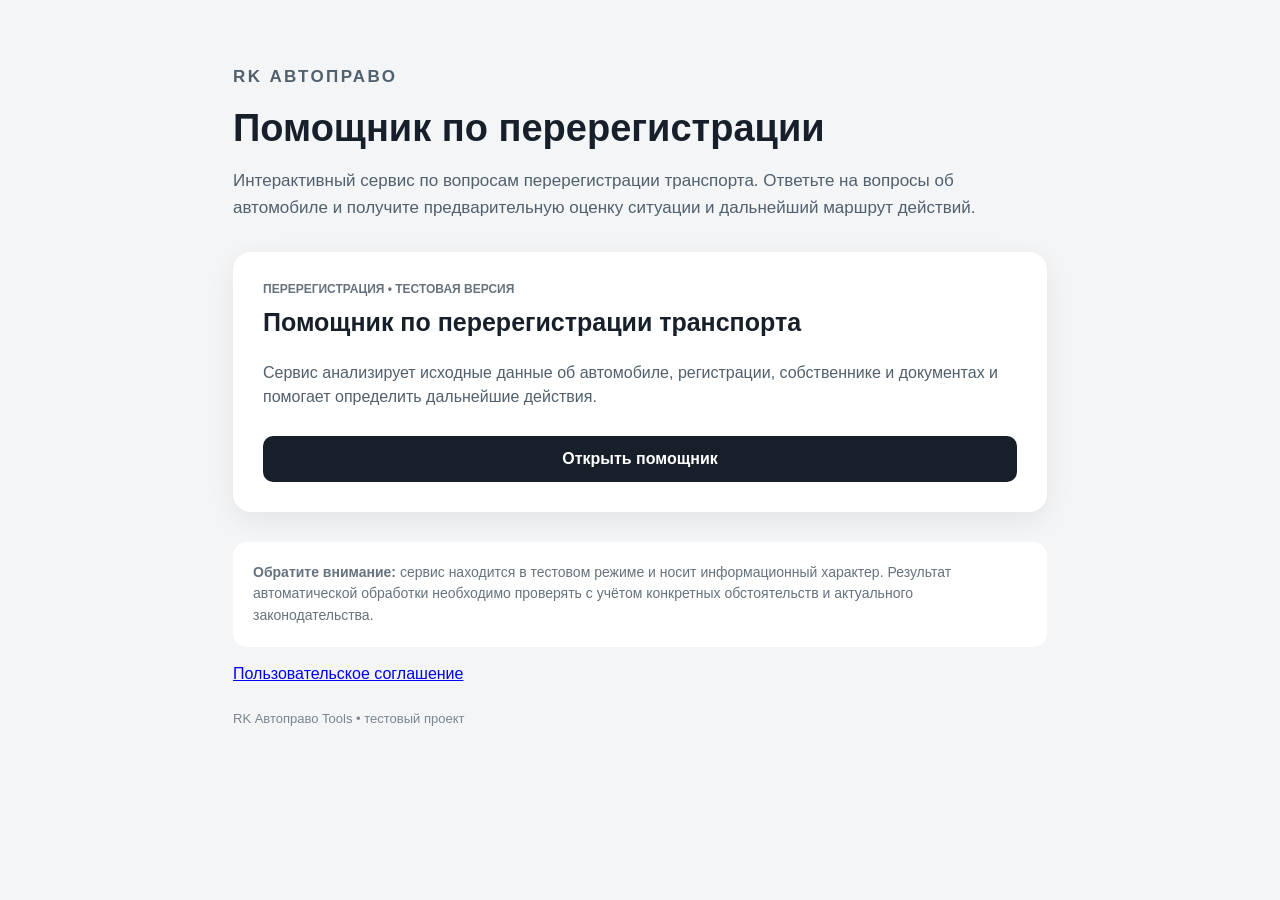
<file: index.html>
<!doctype html>
<html lang="ru"><head><meta charset="utf-8"><meta name="viewport" content="width=device-width,initial-scale=1">
<title>RK Автоправо Tools — помощник по перерегистрации</title>
<style>
*{box-sizing:border-box}body{margin:0;font-family:Arial,sans-serif;background:#f3f5f7;color:#17202a}.wrap{max-width:850px;margin:0 auto;padding:46px 18px}.hero{margin-bottom:30px}.eyebrow{font-size:12px;font-weight:700;letter-spacing:.14em}.hero h1{font-size:38px;margin:10px 0}.hero p{max-width:760px;color:#52606d;line-height:1.6;font-size:17px}.tool{background:#fff;border-radius:18px;padding:30px;box-shadow:0 8px 28px rgba(0,0,0,.07);display:flex;flex-direction:column;min-height:260px}.tag{font-size:12px;font-weight:700;color:#66727d}.tool h2{margin:12px 0 8px;font-size:25px}.tool p{color:#52606d;line-height:1.55;flex:1}.btn{display:block;text-align:center;text-decoration:none;background:#17202a;color:#fff;padding:14px 18px;border-radius:10px;font-weight:700}.note{margin-top:30px;padding:20px;background:#fff;border-radius:14px;color:#66727d;line-height:1.55;font-size:14px}.footer{margin-top:28px;color:#7a858f;font-size:13px}@media(max-width:720px){.hero h1{font-size:30px}.wrap{padding-top:28px}}
</style></head>
<body><main class="wrap"><header class="hero"><p class="eyebrow">RK АВТОПРАВО</p><h1>Помощник по перерегистрации</h1>
<p>Интерактивный сервис по вопросам перерегистрации транспорта. Ответьте на вопросы об автомобиле и получите предварительную оценку ситуации и дальнейший маршрут действий.</p></header>
<article class="tool"><span class="tag">ПЕРЕРЕГИСТРАЦИЯ • ТЕСТОВАЯ ВЕРСИЯ</span><h2>Помощник по перерегистрации транспорта</h2><p>Сервис анализирует исходные данные об автомобиле, регистрации, собственнике и документах и помогает определить дальнейшие действия.</p><a class="btn" href="registration-helper/">Открыть помощник</a></article>
<div class="note"><strong>Обратите внимание:</strong> сервис находится в тестовом режиме и носит информационный характер. Результат автоматической обработки необходимо проверять с учётом конкретных обстоятельств и актуального законодательства.</div>
<div style="margin-top:18px"><a href="terms/">Пользовательское соглашение</a></div><footer class="footer">RK Автоправо Tools • тестовый проект</footer></main></body></html>
</file>
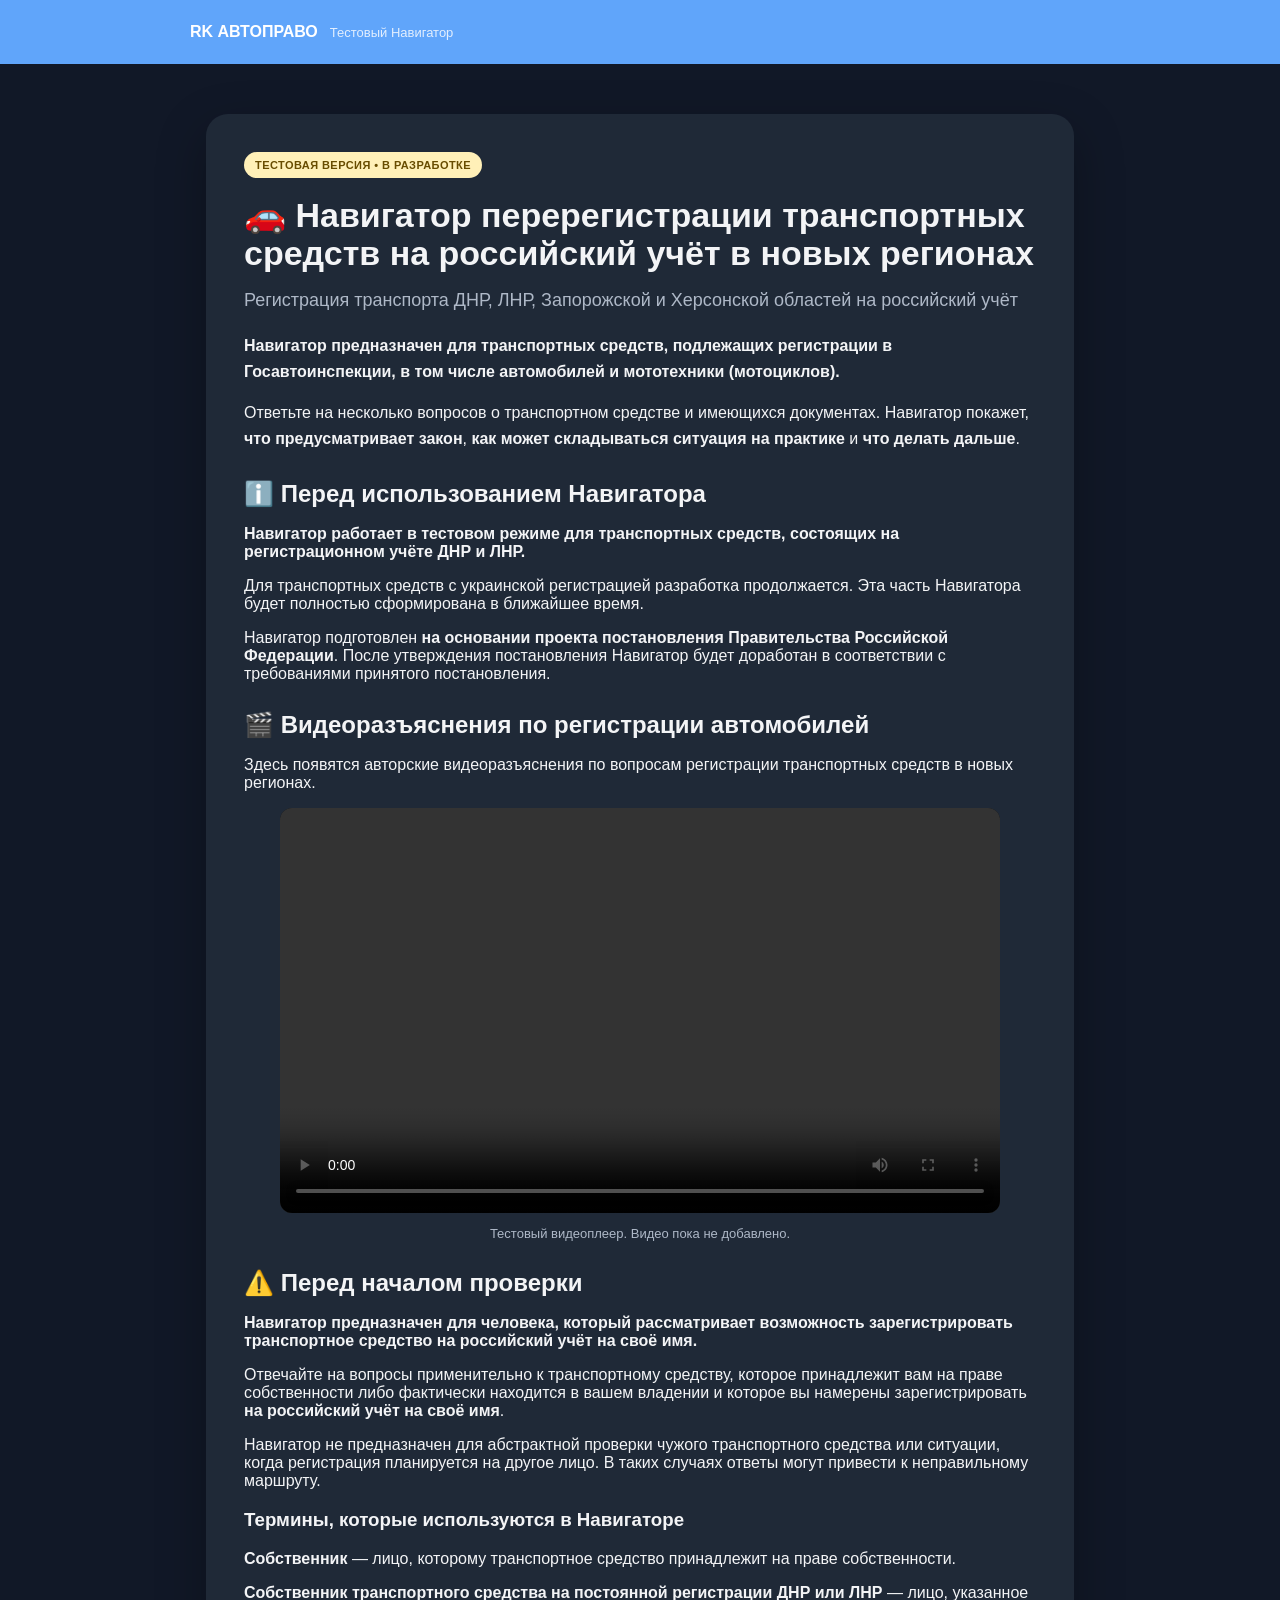
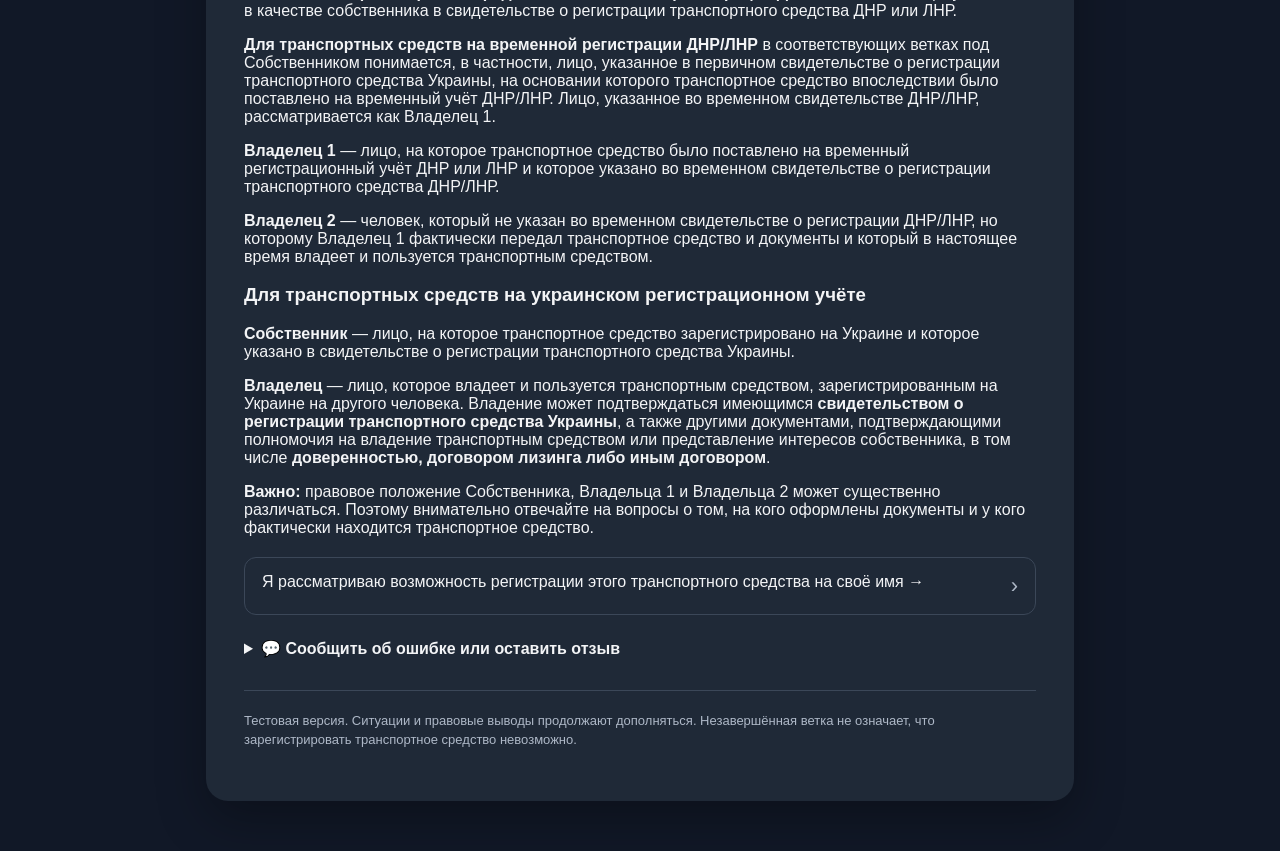
<file: navigator-test/index.html>
<!doctype html><html lang="ru" data-theme="dark"><head><meta charset="utf-8"><meta name="viewport" content="width=device-width,initial-scale=1"><meta name="robots" content="noindex,nofollow,noarchive"><title>Навигатор регистрации — тест</title><link rel="stylesheet" href="style.css?v=20260923-1"></head><body><header class="top"><div><b>RK АВТОПРАВО</b><span>Тестовый Навигатор</span></div></header><main class="wrap"><section class="card"><div id="navigator-introduction"><div class="badge">ТЕСТОВАЯ ВЕРСИЯ • В РАЗРАБОТКЕ</div><h1>🚗 Навигатор перерегистрации транспортных средств на российский учёт в новых регионах</h1><p class="lead">Регистрация транспорта ДНР, ЛНР, Запорожской и Херсонской областей на российский учёт</p><p class="intro"><b>Навигатор предназначен для транспортных средств, подлежащих регистрации в Госавтоинспекции, в том числе автомобилей и мототехники (мотоциклов).</b></p><p class="intro">Ответьте на несколько вопросов о транспортном средстве и имеющихся документах. Навигатор покажет, <b>что предусматривает закон</b>, <b>как может складываться ситуация на практике</b> и <b>что делать дальше</b>.</p><section class="q" id="test-publication-notice"><h2>ℹ️ Перед использованием Навигатора</h2><p><b>Навигатор работает в тестовом режиме для транспортных средств, состоящих на регистрационном учёте ДНР и ЛНР.</b></p><p>Для транспортных средств с украинской регистрацией разработка продолжается. Эта часть Навигатора будет полностью сформирована в ближайшее время.</p><p>Навигатор подготовлен <b>на основании проекта постановления Правительства Российской Федерации</b>. После утверждения постановления Навигатор будет доработан в соответствии с требованиями принятого постановления.</p></section><section class="q" id="video-demo" aria-labelledby="video-demo-title"><h2 id="video-demo-title">🎬 Видеоразъяснения по регистрации автомобилей</h2><p>Здесь появятся авторские видеоразъяснения по вопросам регистрации транспортных средств в новых регионах.</p><div style="max-width:720px;margin:14px auto 10px"><video controls preload="none" playsinline aria-label="Тестовый видеоплеер — видео пока не загружено" style="display:block;width:100%;aspect-ratio:16/9;background:#111;border-radius:12px">Ваш браузер не поддерживает воспроизведение видео.</video></div><p class="small" style="text-align:center">Тестовый видеоплеер. Видео пока не добавлено.</p></section><div id="precheck"><section class="q"><h2>⚠️ Перед началом проверки</h2><p><b>Навигатор предназначен для человека, который рассматривает возможность зарегистрировать транспортное средство на российский учёт на своё имя.</b></p><p>Отвечайте на вопросы применительно к транспортному средству, которое принадлежит вам на праве собственности либо фактически находится в вашем владении и которое вы намерены зарегистрировать <b>на российский учёт на своё имя</b>.</p><p>Навигатор не предназначен для абстрактной проверки чужого транспортного средства или ситуации, когда регистрация планируется на другое лицо. В таких случаях ответы могут привести к неправильному маршруту.</p><h3>Термины, которые используются в Навигаторе</h3><p><b>Собственник</b> — лицо, которому транспортное средство принадлежит на праве собственности.</p><p><b>Собственник транспортного средства на постоянной регистрации ДНР или ЛНР</b> — лицо, указанное в качестве собственника в свидетельстве о регистрации транспортного средства ДНР или ЛНР.</p><p><b>Для транспортных средств на временной регистрации ДНР/ЛНР</b> в соответствующих ветках под Собственником понимается, в частности, лицо, указанное в первичном свидетельстве о регистрации транспортного средства Украины, на основании которого транспортное средство впоследствии было поставлено на временный учёт ДНР/ЛНР. Лицо, указанное во временном свидетельстве ДНР/ЛНР, рассматривается как Владелец 1.</p><p><b>Владелец 1</b> — лицо, на которое транспортное средство было поставлено на временный регистрационный учёт ДНР или ЛНР и которое указано во временном свидетельстве о регистрации транспортного средства ДНР/ЛНР.</p><p><b>Владелец 2</b> — человек, который не указан во временном свидетельстве о регистрации ДНР/ЛНР, но которому Владелец 1 фактически передал транспортное средство и документы и который в настоящее время владеет и пользуется транспортным средством.</p><h3>Для транспортных средств на украинском регистрационном учёте</h3><p><b>Собственник</b> — лицо, на которое транспортное средство зарегистрировано на Украине и которое указано в свидетельстве о регистрации транспортного средства Украины.</p><p><b>Владелец</b> — лицо, которое владеет и пользуется транспортным средством, зарегистрированным на Украине на другого человека. Владение может подтверждаться имеющимся <b>свидетельством о регистрации транспортного средства Украины</b>, а также другими документами, подтверждающими полномочия на владение транспортным средством или представление интересов собственника, в том числе <b>доверенностью, договором лизинга либо иным договором</b>.</p><p><b>Важно:</b> правовое положение Собственника, Владельца 1 и Владельца 2 может существенно различаться. Поэтому внимательно отвечайте на вопросы о том, на кого оформлены документы и у кого фактически находится транспортное средство.</p><div class="opts"><button id="begin-check">Я рассматриваю возможность регистрации этого транспортного средства на своё имя →</button></div></section></div></div><div class="progress" id="nav-progress" style="display:none"><i></i></div><div id="app" style="display:none"></div>
<section id="feedback-panel" class="q" style="margin-top:24px">
<details id="feedback-details"><summary style="cursor:pointer;font-weight:bold">💬 Сообщить об ошибке или оставить отзыв</summary>
<p>Опишите непонятный вопрос, неверный переход или ситуацию, для которой нет подходящего ответа.</p>
<p class="warn"><b>Не указывайте ФИО, адрес, телефон, паспортные данные, VIN и госномер.</b></p>
<label for="feedback-step">Код шага</label><input id="feedback-step" type="text" readonly style="width:100%;margin:8px 0;padding:10px;box-sizing:border-box">
<label for="feedback-type">Тип отзыва</label><select id="feedback-type" style="width:100%;margin:8px 0;padding:10px"><option>Ошибка перехода</option><option>Непонятный вопрос</option><option>Нет подходящего ответа</option><option>Предложение или общее впечатление</option></select>
<label for="feedback-text">Ваш отзыв</label><textarea id="feedback-text" rows="5" maxlength="3000" placeholder="Какой ответ вы выбрали, что появилось и что ожидали увидеть?" style="width:100%;box-sizing:border-box"></textarea>
<p id="feedback-direct-info" class="small">Кнопка «Отправить отзыв» сохранит текст и историю нажатий в таблицу проекта. Не включайте в отзыв персональные данные.</p><div class="opts"><button id="feedback-send" type="button">Отправить отзыв</button><button id="feedback-copy" type="button">Скопировать отзыв для ВК</button></div>
<p id="feedback-status" role="status" aria-live="polite"></p>
<p><a href="https://vk.me/kravtopravo" target="_blank" rel="noopener noreferrer">Открыть сообщения сообщества ВК →</a></p>
<p class="small">Скопируйте отзыв, откройте сообщения сообщества, вставьте текст и отправьте его. Навигатор сам сообщение не отправляет.</p>
</details></section><p id="publication-footer" class="notice">Тестовая версия. Ситуации и правовые выводы продолжают дополняться. Незавершённая ветка не означает, что зарегистрировать транспортное средство невозможно.</p></section></main><script src="script.js?v=20261116-ukr-passport-date"></script><script>document.getElementById('begin-check').onclick=function(){document.getElementById('navigator-introduction').style.display='none';document.getElementById('publication-footer').style.display='none';document.getElementById('nav-progress').style.display='block';document.getElementById('app').style.display='block';window.scrollTo({top:0,behavior:'smooth'});};</script><script>
(function(){
const details=document.getElementById('feedback-details'),step=document.getElementById('feedback-step'),input=document.getElementById('feedback-text'),status=document.getElementById('feedback-status');
function refresh(){const root=document.getElementById('app');if(root.style.display==='none'){step.value='Введение / начало проверки';return}const marker=root.querySelector('.step-code b')||root.querySelector('.step-marker');step.value=marker?marker.textContent.trim():'Введение / начало проверки';}
details.addEventListener('toggle',()=>{if(details.open)refresh()});
new MutationObserver(refresh).observe(document.getElementById('app'),{childList:true,subtree:true});refresh();
document.getElementById('feedback-copy').addEventListener('click',async()=>{
const note=input.value.trim();if(!note){status.textContent='Сначала напишите отзыв.';input.focus();return}
refresh();const heading=document.getElementById('app').querySelector('h2');
const report=['Отзыв о Навигаторе перерегистрации','Версия: 20261003-feedback-2','Код шага: '+step.value,'Вопрос / результат: '+(heading?heading.textContent.trim():'Введение'),'Тип: '+document.getElementById('feedback-type').value,'Описание: '+note].join('\n');
try{await navigator.clipboard.writeText(report);status.textContent='Отзыв скопирован. Откройте сообщения ВК по ссылке ниже, вставьте текст и отправьте.'}
catch(e){const area=document.createElement('textarea');area.value=report;area.readOnly=true;area.setAttribute('aria-label','Готовый отзыв для ручного копирования');area.style.width='100%';area.rows=10;status.replaceChildren(document.createTextNode('Автоматическое копирование недоступно. Скопируйте текст ниже и отправьте его в сообщения ВК.'),area);area.focus();area.select()}
});
})();</script><script src="feedback.js?v=20261003-2"></script></body></html>
</file>
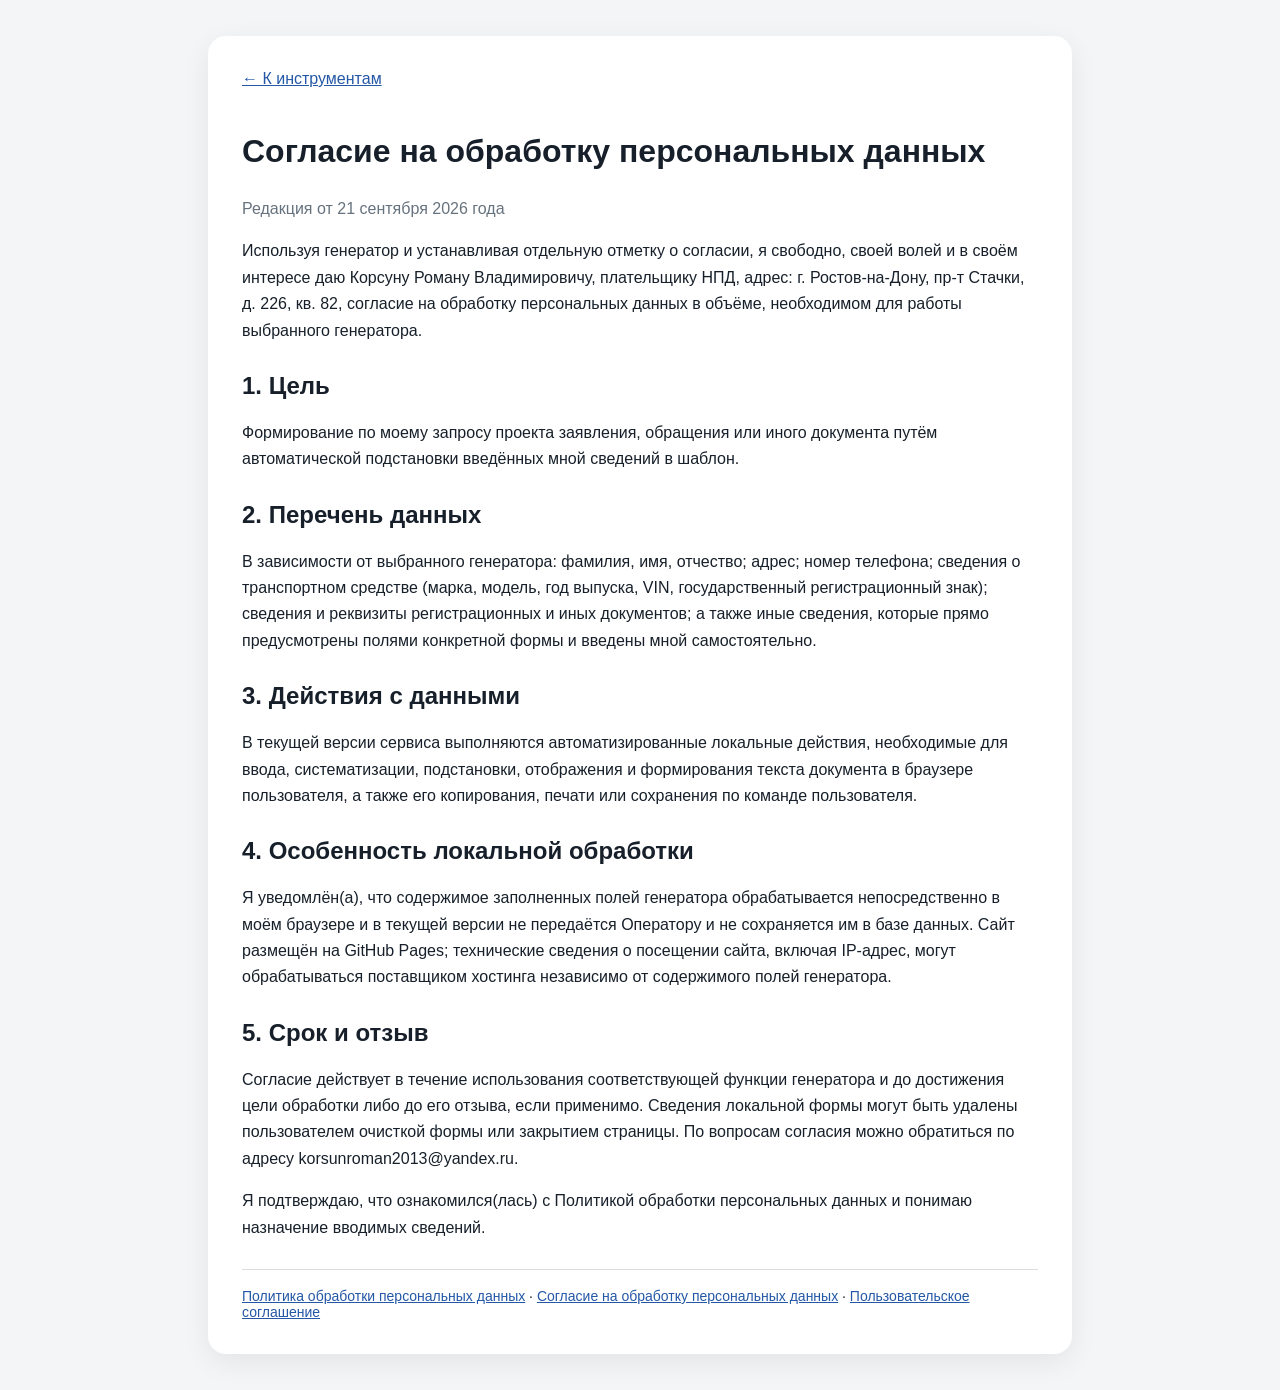
<file: personal-data-consent/index.html>
<!doctype html><html lang="ru"><head><meta charset="utf-8"><meta name="viewport" content="width=device-width,initial-scale=1"><title>Согласие на обработку персональных данных — RK Автоправо</title><style>*{box-sizing:border-box}body{margin:0;font-family:Arial,sans-serif;background:#f3f5f7;color:#17202a}.wrap{max-width:900px;margin:0 auto;padding:36px 18px}.card{background:#fff;border-radius:18px;padding:34px;box-shadow:0 8px 28px rgba(0,0,0,.07)}h1{font-size:32px}h2{margin-top:28px}p,li{line-height:1.65}.meta{color:#66727d}.back{display:inline-block;margin-bottom:18px}.legal{margin-top:28px;padding-top:18px;border-top:1px solid #ddd;font-size:14px}a{color:#2457a6}@media(max-width:650px){.card{padding:22px}h1{font-size:27px}}</style></head><body><main class="wrap"><section class="card"><a class="back" href="../">← К инструментам</a><h1>Согласие на обработку персональных данных</h1><p class="meta">Редакция от 21 сентября 2026 года</p>
<p>Используя генератор и устанавливая отдельную отметку о согласии, я свободно, своей волей и в своём интересе даю Корсуну Роману Владимировичу, плательщику НПД, адрес: г. Ростов-на-Дону, пр-т Стачки, д. 226, кв. 82, согласие на обработку персональных данных в объёме, необходимом для работы выбранного генератора.</p>
<h2>1. Цель</h2><p>Формирование по моему запросу проекта заявления, обращения или иного документа путём автоматической подстановки введённых мной сведений в шаблон.</p>
<h2>2. Перечень данных</h2><p>В зависимости от выбранного генератора: фамилия, имя, отчество; адрес; номер телефона; сведения о транспортном средстве (марка, модель, год выпуска, VIN, государственный регистрационный знак); сведения и реквизиты регистрационных и иных документов; а также иные сведения, которые прямо предусмотрены полями конкретной формы и введены мной самостоятельно.</p>
<h2>3. Действия с данными</h2><p>В текущей версии сервиса выполняются автоматизированные локальные действия, необходимые для ввода, систематизации, подстановки, отображения и формирования текста документа в браузере пользователя, а также его копирования, печати или сохранения по команде пользователя.</p>
<h2>4. Особенность локальной обработки</h2><p>Я уведомлён(а), что содержимое заполненных полей генератора обрабатывается непосредственно в моём браузере и в текущей версии не передаётся Оператору и не сохраняется им в базе данных. Сайт размещён на GitHub Pages; технические сведения о посещении сайта, включая IP-адрес, могут обрабатываться поставщиком хостинга независимо от содержимого полей генератора.</p>
<h2>5. Срок и отзыв</h2><p>Согласие действует в течение использования соответствующей функции генератора и до достижения цели обработки либо до его отзыва, если применимо. Сведения локальной формы могут быть удалены пользователем очисткой формы или закрытием страницы. По вопросам согласия можно обратиться по адресу korsunroman2013@yandex.ru.</p>
<p>Я подтверждаю, что ознакомился(лась) с Политикой обработки персональных данных и понимаю назначение вводимых сведений.</p><div class="legal"><a href="../privacy-policy/">Политика обработки персональных данных</a> · <a href="../personal-data-consent/">Согласие на обработку персональных данных</a> · <a href="../terms/">Пользовательское соглашение</a></div></section></main></body></html>
</file>
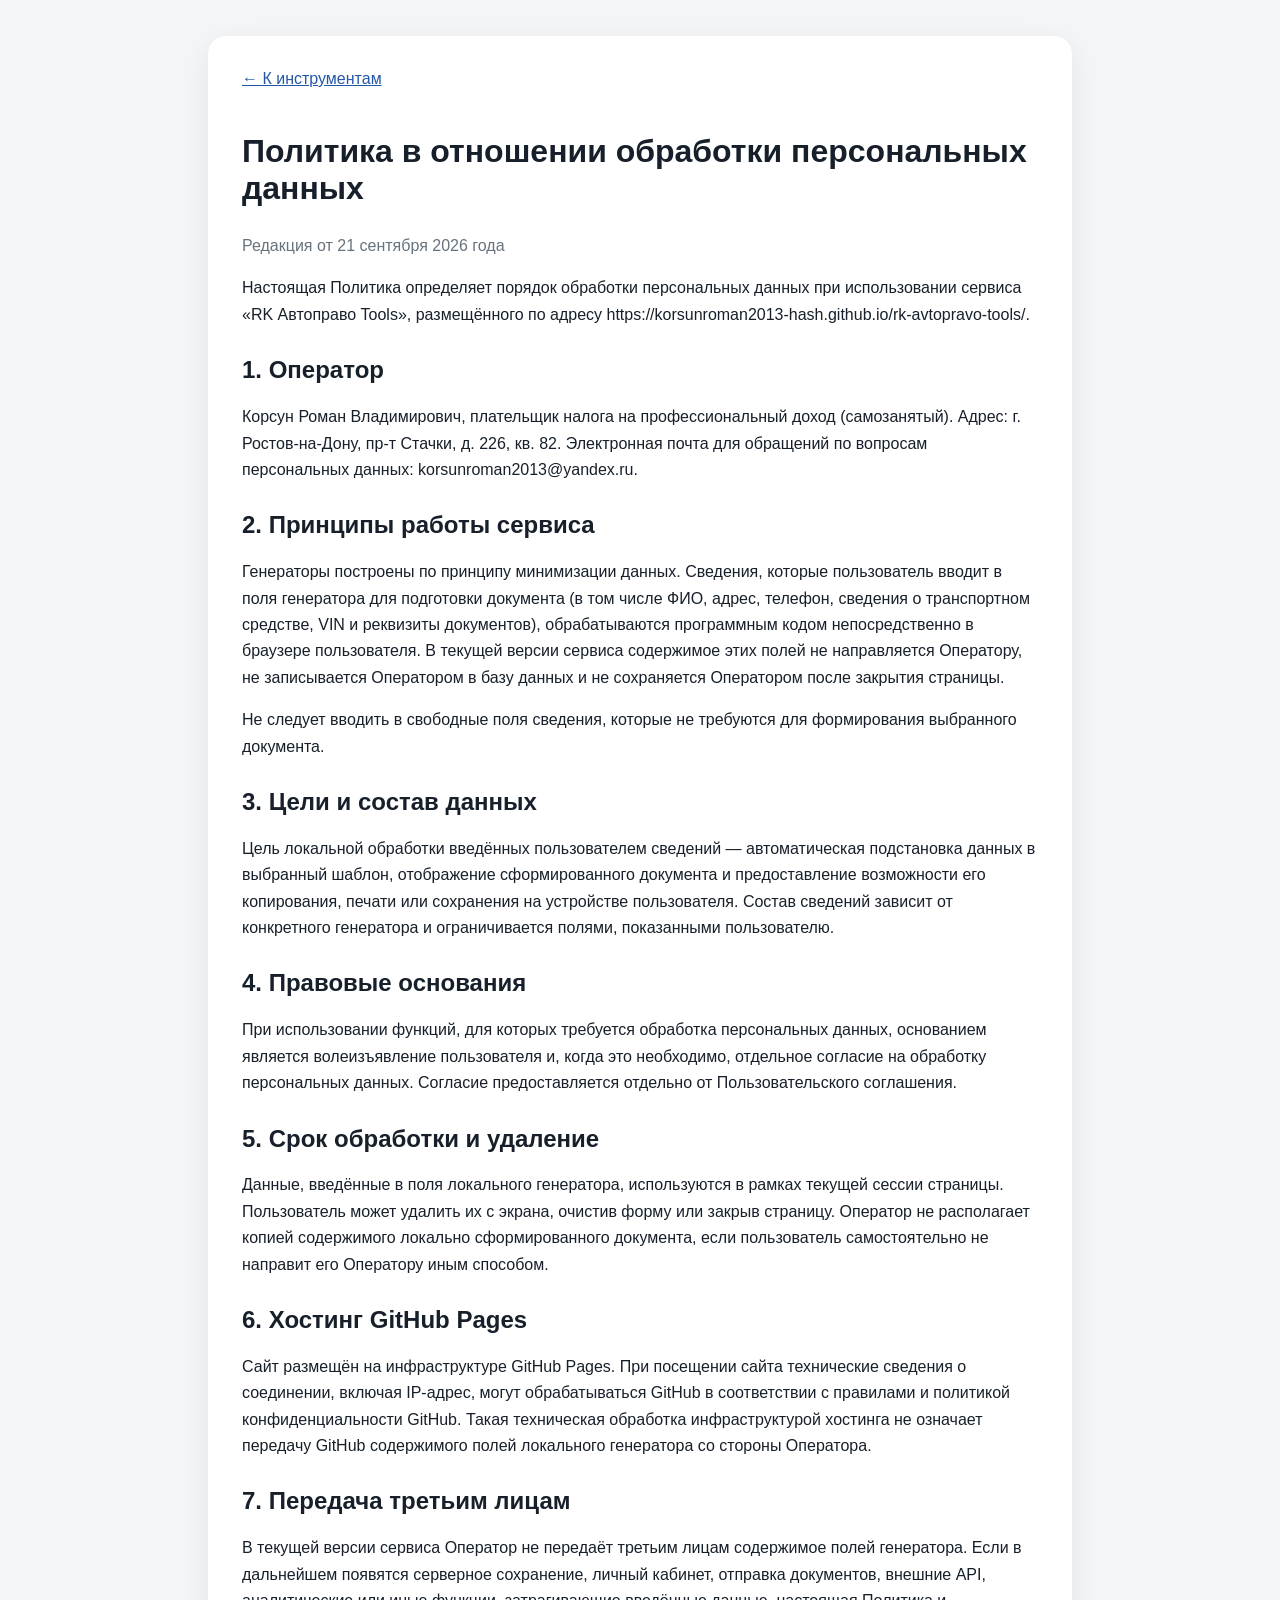
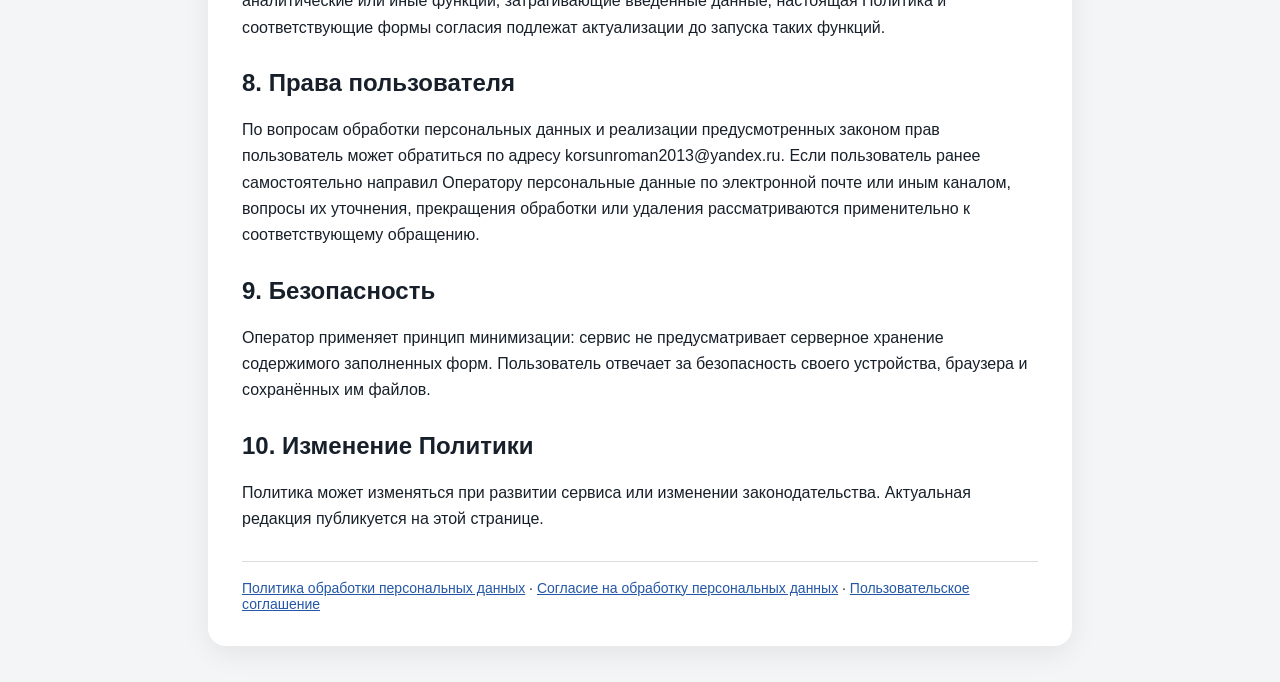
<file: privacy-policy/index.html>
<!doctype html><html lang="ru"><head><meta charset="utf-8"><meta name="viewport" content="width=device-width,initial-scale=1"><title>Политика обработки персональных данных — RK Автоправо</title><style>*{box-sizing:border-box}body{margin:0;font-family:Arial,sans-serif;background:#f3f5f7;color:#17202a}.wrap{max-width:900px;margin:0 auto;padding:36px 18px}.card{background:#fff;border-radius:18px;padding:34px;box-shadow:0 8px 28px rgba(0,0,0,.07)}h1{font-size:32px}h2{margin-top:28px}p,li{line-height:1.65}.meta{color:#66727d}.back{display:inline-block;margin-bottom:18px}.legal{margin-top:28px;padding-top:18px;border-top:1px solid #ddd;font-size:14px}a{color:#2457a6}@media(max-width:650px){.card{padding:22px}h1{font-size:27px}}</style></head><body><main class="wrap"><section class="card"><a class="back" href="../">← К инструментам</a><h1>Политика в отношении обработки персональных данных</h1><p class="meta">Редакция от 21 сентября 2026 года</p>
<p>Настоящая Политика определяет порядок обработки персональных данных при использовании сервиса «RK Автоправо Tools», размещённого по адресу https://korsunroman2013-hash.github.io/rk-avtopravo-tools/.</p>
<h2>1. Оператор</h2><p>Корсун Роман Владимирович, плательщик налога на профессиональный доход (самозанятый). Адрес: г. Ростов-на-Дону, пр-т Стачки, д. 226, кв. 82. Электронная почта для обращений по вопросам персональных данных: korsunroman2013@yandex.ru.</p>
<h2>2. Принципы работы сервиса</h2><p>Генераторы построены по принципу минимизации данных. Сведения, которые пользователь вводит в поля генератора для подготовки документа (в том числе ФИО, адрес, телефон, сведения о транспортном средстве, VIN и реквизиты документов), обрабатываются программным кодом непосредственно в браузере пользователя. В текущей версии сервиса содержимое этих полей не направляется Оператору, не записывается Оператором в базу данных и не сохраняется Оператором после закрытия страницы.</p>
<p>Не следует вводить в свободные поля сведения, которые не требуются для формирования выбранного документа.</p>
<h2>3. Цели и состав данных</h2><p>Цель локальной обработки введённых пользователем сведений — автоматическая подстановка данных в выбранный шаблон, отображение сформированного документа и предоставление возможности его копирования, печати или сохранения на устройстве пользователя. Состав сведений зависит от конкретного генератора и ограничивается полями, показанными пользователю.</p>
<h2>4. Правовые основания</h2><p>При использовании функций, для которых требуется обработка персональных данных, основанием является волеизъявление пользователя и, когда это необходимо, отдельное согласие на обработку персональных данных. Согласие предоставляется отдельно от Пользовательского соглашения.</p>
<h2>5. Срок обработки и удаление</h2><p>Данные, введённые в поля локального генератора, используются в рамках текущей сессии страницы. Пользователь может удалить их с экрана, очистив форму или закрыв страницу. Оператор не располагает копией содержимого локально сформированного документа, если пользователь самостоятельно не направит его Оператору иным способом.</p>
<h2>6. Хостинг GitHub Pages</h2><p>Сайт размещён на инфраструктуре GitHub Pages. При посещении сайта технические сведения о соединении, включая IP-адрес, могут обрабатываться GitHub в соответствии с правилами и политикой конфиденциальности GitHub. Такая техническая обработка инфраструктурой хостинга не означает передачу GitHub содержимого полей локального генератора со стороны Оператора.</p>
<h2>7. Передача третьим лицам</h2><p>В текущей версии сервиса Оператор не передаёт третьим лицам содержимое полей генератора. Если в дальнейшем появятся серверное сохранение, личный кабинет, отправка документов, внешние API, аналитические или иные функции, затрагивающие введённые данные, настоящая Политика и соответствующие формы согласия подлежат актуализации до запуска таких функций.</p>
<h2>8. Права пользователя</h2><p>По вопросам обработки персональных данных и реализации предусмотренных законом прав пользователь может обратиться по адресу korsunroman2013@yandex.ru. Если пользователь ранее самостоятельно направил Оператору персональные данные по электронной почте или иным каналом, вопросы их уточнения, прекращения обработки или удаления рассматриваются применительно к соответствующему обращению.</p>
<h2>9. Безопасность</h2><p>Оператор применяет принцип минимизации: сервис не предусматривает серверное хранение содержимого заполненных форм. Пользователь отвечает за безопасность своего устройства, браузера и сохранённых им файлов.</p>
<h2>10. Изменение Политики</h2><p>Политика может изменяться при развитии сервиса или изменении законодательства. Актуальная редакция публикуется на этой странице.</p><div class="legal"><a href="../privacy-policy/">Политика обработки персональных данных</a> · <a href="../personal-data-consent/">Согласие на обработку персональных данных</a> · <a href="../terms/">Пользовательское соглашение</a></div></section></main></body></html>
</file>
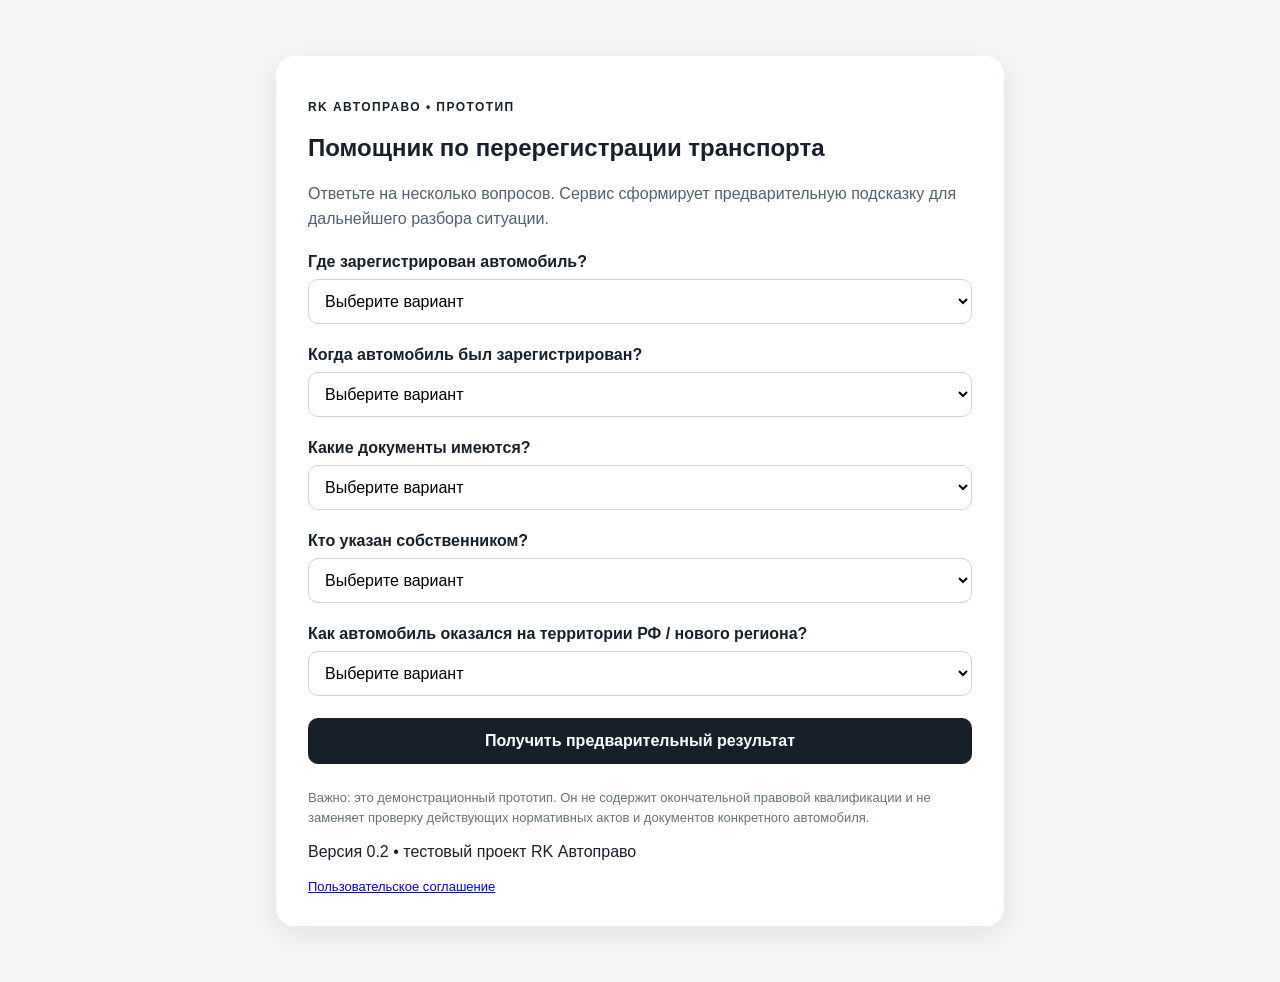
<file: registration-helper/index.html>
<!doctype html>
<html lang="ru">
<head>
  <meta charset="utf-8">
  <meta name="viewport" content="width=device-width,initial-scale=1">
  <title>Помощник по перерегистрации транспорта — RK Автоправо</title>
  <link rel="stylesheet" href="style.css">
</head>
<body>
<main class="wrap">
  <section class="card">
    <p class="eyebrow">RK АВТОПРАВО • ПРОТОТИП</p>
    <h1>Помощник по перерегистрации транспорта</h1>
    <p class="lead">Ответьте на несколько вопросов. Сервис сформирует предварительную подсказку для дальнейшего разбора ситуации.</p>

    <form id="helper">
      <label>Где зарегистрирован автомобиль?
        <select id="region" required>
          <option value="">Выберите вариант</option>
          <option>ДНР</option><option>ЛНР</option>
          <option>Запорожская область</option><option>Херсонская область</option>
          <option>Украина</option><option>Другое</option>
        </select>
      </label>

      <label>Когда автомобиль был зарегистрирован?
        <select id="date" required>
          <option value="">Выберите вариант</option>
          <option value="before">Не позднее 31.12.2025</option>
          <option value="after">После 31.12.2025</option>
          <option value="unknown">Не знаю</option>
        </select>
      </label>

      <label>Какие документы имеются?
        <select id="docs" required>
          <option value="">Выберите вариант</option>
          <option>СТС / свидетельство о регистрации</option>
          <option>Украинский техпаспорт</option>
          <option>Договор купли-продажи</option>
          <option>Транзитные документы / номера</option>
          <option>Неполный комплект документов</option>
        </select>
      </label>

      <label>Кто указан собственником?
        <select id="owner" required>
          <option value="">Выберите вариант</option>
          <option value="me">Я</option>
          <option value="other">Другой человек</option>
          <option value="unclear">Не могу определить</option>
        </select>
      </label>

      <label>Как автомобиль оказался на территории РФ / нового региона?
        <select id="arrival" required>
          <option value="">Выберите вариант</option>
          <option value="customs">Въехал через таможенный пункт</option>
          <option value="frontline">Прибыл через линию соприкосновения / с освобождённой территории</option>
          <option value="local">Уже находился на территории нового региона</option>
          <option value="unknown">Не знаю / другой вариант</option>
        </select>
      </label>

      <button type="submit">Получить предварительный результат</button>
    </form>

    <section id="result" class="result" hidden></section>
    <p class="notice">Важно: это демонстрационный прототип. Он не содержит окончательной правовой квалификации и не заменяет проверку действующих нормативных актов и документов конкретного автомобиля.</p>
    <p class="version">Версия 0.2 • тестовый проект RK Автоправо</p><div style="margin-top:18px;font-size:13px"><a href="../terms/">Пользовательское соглашение</a></div>
  </section>
</main>
<script src="script.js"></script>
</body>
</html>
</file>
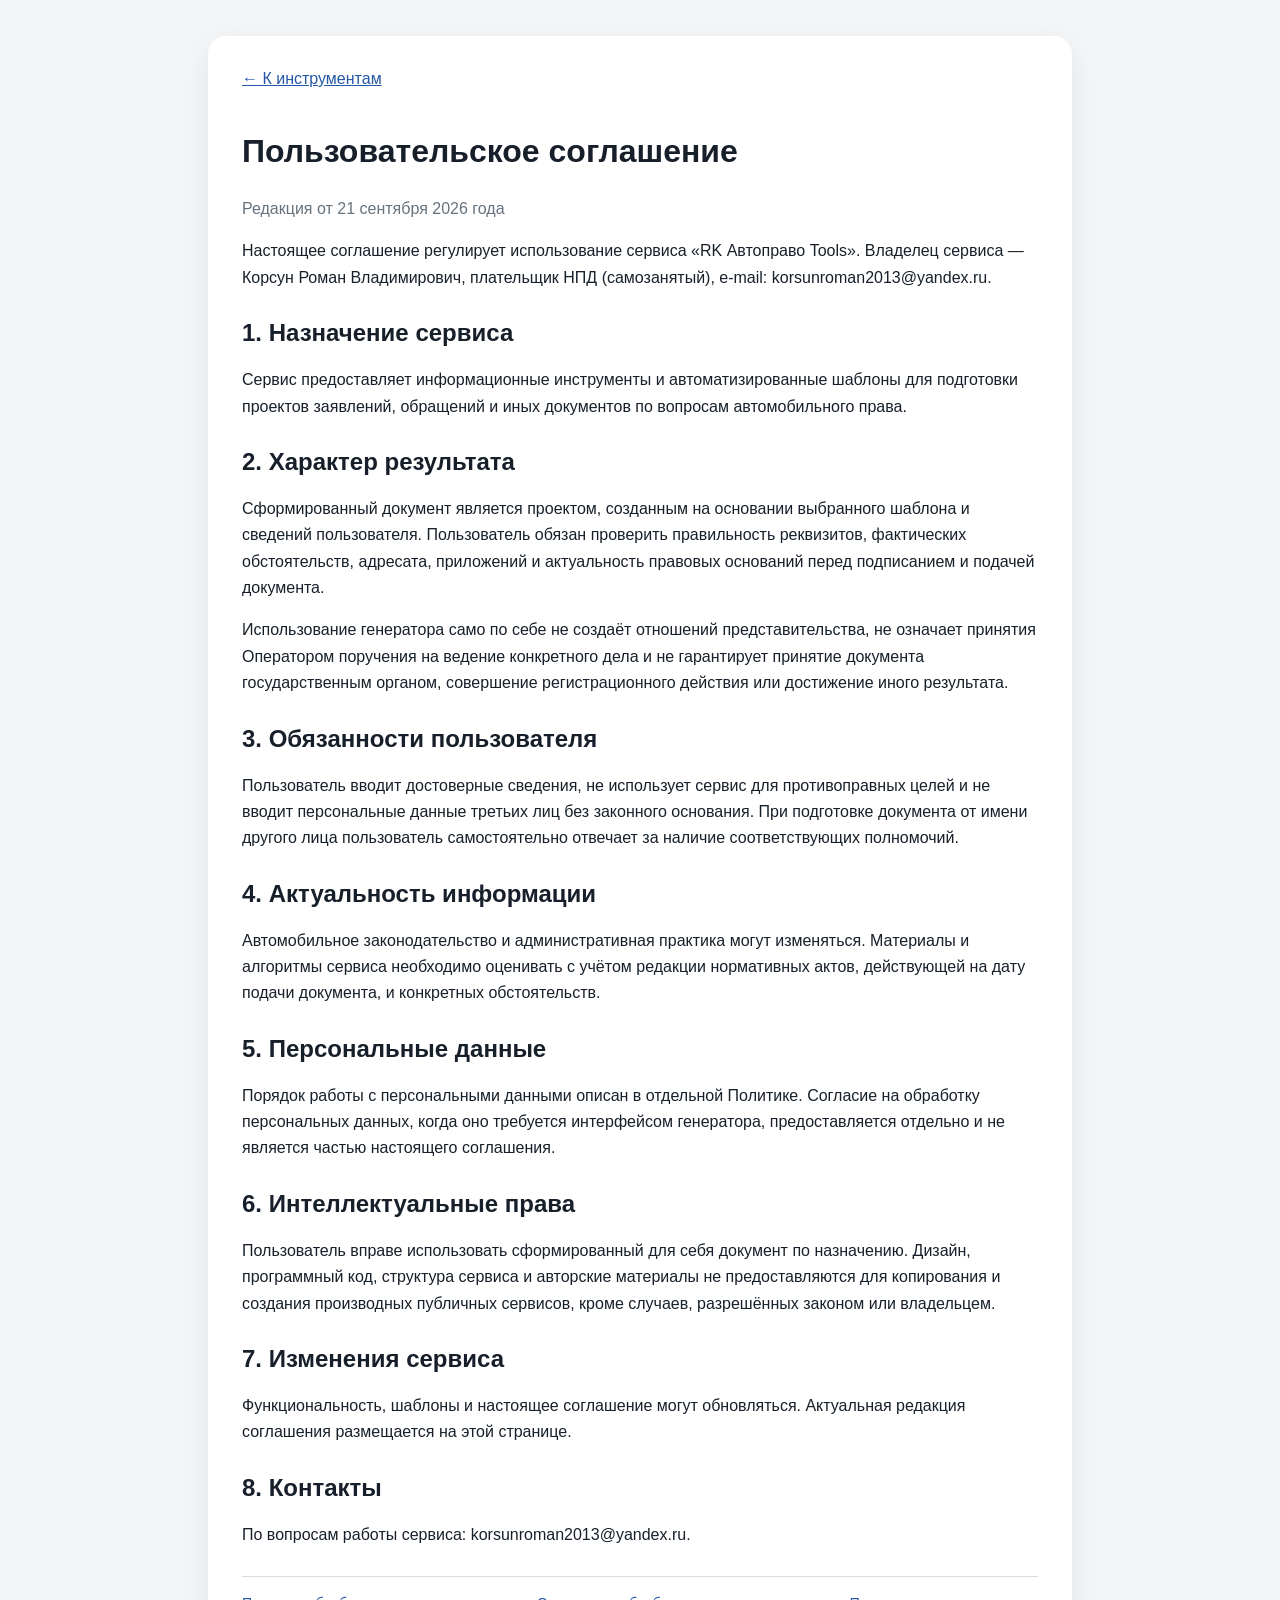
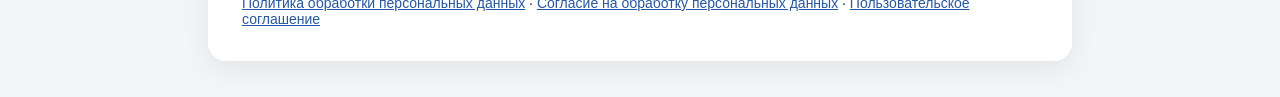
<file: terms/index.html>
<!doctype html><html lang="ru"><head><meta charset="utf-8"><meta name="viewport" content="width=device-width,initial-scale=1"><title>Пользовательское соглашение — RK Автоправо</title><style>*{box-sizing:border-box}body{margin:0;font-family:Arial,sans-serif;background:#f3f5f7;color:#17202a}.wrap{max-width:900px;margin:0 auto;padding:36px 18px}.card{background:#fff;border-radius:18px;padding:34px;box-shadow:0 8px 28px rgba(0,0,0,.07)}h1{font-size:32px}h2{margin-top:28px}p,li{line-height:1.65}.meta{color:#66727d}.back{display:inline-block;margin-bottom:18px}.legal{margin-top:28px;padding-top:18px;border-top:1px solid #ddd;font-size:14px}a{color:#2457a6}@media(max-width:650px){.card{padding:22px}h1{font-size:27px}}</style></head><body><main class="wrap"><section class="card"><a class="back" href="../">← К инструментам</a><h1>Пользовательское соглашение</h1><p class="meta">Редакция от 21 сентября 2026 года</p>
<p>Настоящее соглашение регулирует использование сервиса «RK Автоправо Tools». Владелец сервиса — Корсун Роман Владимирович, плательщик НПД (самозанятый), e-mail: korsunroman2013@yandex.ru.</p>
<h2>1. Назначение сервиса</h2><p>Сервис предоставляет информационные инструменты и автоматизированные шаблоны для подготовки проектов заявлений, обращений и иных документов по вопросам автомобильного права.</p>
<h2>2. Характер результата</h2><p>Сформированный документ является проектом, созданным на основании выбранного шаблона и сведений пользователя. Пользователь обязан проверить правильность реквизитов, фактических обстоятельств, адресата, приложений и актуальность правовых оснований перед подписанием и подачей документа.</p>
<p>Использование генератора само по себе не создаёт отношений представительства, не означает принятия Оператором поручения на ведение конкретного дела и не гарантирует принятие документа государственным органом, совершение регистрационного действия или достижение иного результата.</p>
<h2>3. Обязанности пользователя</h2><p>Пользователь вводит достоверные сведения, не использует сервис для противоправных целей и не вводит персональные данные третьих лиц без законного основания. При подготовке документа от имени другого лица пользователь самостоятельно отвечает за наличие соответствующих полномочий.</p>
<h2>4. Актуальность информации</h2><p>Автомобильное законодательство и административная практика могут изменяться. Материалы и алгоритмы сервиса необходимо оценивать с учётом редакции нормативных актов, действующей на дату подачи документа, и конкретных обстоятельств.</p>
<h2>5. Персональные данные</h2><p>Порядок работы с персональными данными описан в отдельной Политике. Согласие на обработку персональных данных, когда оно требуется интерфейсом генератора, предоставляется отдельно и не является частью настоящего соглашения.</p>
<h2>6. Интеллектуальные права</h2><p>Пользователь вправе использовать сформированный для себя документ по назначению. Дизайн, программный код, структура сервиса и авторские материалы не предоставляются для копирования и создания производных публичных сервисов, кроме случаев, разрешённых законом или владельцем.</p>
<h2>7. Изменения сервиса</h2><p>Функциональность, шаблоны и настоящее соглашение могут обновляться. Актуальная редакция соглашения размещается на этой странице.</p>
<h2>8. Контакты</h2><p>По вопросам работы сервиса: korsunroman2013@yandex.ru.</p><div class="legal"><a href="../privacy-policy/">Политика обработки персональных данных</a> · <a href="../personal-data-consent/">Согласие на обработку персональных данных</a> · <a href="../terms/">Пользовательское соглашение</a></div></section></main></body></html>
</file>
<file: navigator-test/style.css>
*{box-sizing:border-box}:root{--bg:#eef2f7;--card:#fff;--text:#14213d;--muted:#65748b;--primary:#163a67;--primary2:#24598e;--line:#d9e1ea;--soft:#eef5fb;--shadow:0 18px 50px rgba(20,33,61,.10)}html[data-theme=road]{--bg:#f4f3ee;--card:#fff;--text:#20252b;--muted:#697078;--primary:#263238;--primary2:#e2a500;--line:#d9d7cf;--soft:#fff7d6;--shadow:0 18px 50px rgba(38,50,56,.12)}html[data-theme=dark]{--bg:#111827;--card:#1f2937;--text:#f3f4f6;--muted:#aeb8c7;--primary:#60a5fa;--primary2:#93c5fd;--line:#3b4758;--soft:#273548;--shadow:0 18px 50px rgba(0,0,0,.3)}body{margin:0;font-family:Inter,Arial,sans-serif;background:var(--bg);color:var(--text);transition:.2s}.top{min-height:64px;background:var(--primary);color:#fff;display:flex;justify-content:space-between;align-items:center;padding:10px max(18px,calc((100% - 900px)/2));gap:18px}.top div:first-child{display:flex;gap:12px;align-items:center}.top span{font-size:13px;opacity:.82}.themes{display:flex;align-items:center;gap:7px}.themes button{width:30px;height:30px;padding:0;text-align:center;border-color:rgba(255,255,255,.35);background:rgba(255,255,255,.12);color:#fff}.wrap{max-width:900px;margin:34px auto;padding:16px}.card{background:var(--card);border-radius:22px;padding:38px;box-shadow:var(--shadow)}.badge{display:inline-block;padding:7px 11px;border-radius:999px;background:#fff0b8;color:#684c00;font-size:11px;font-weight:800;letter-spacing:.04em}h1{font-size:34px;line-height:1.12;margin:18px 0 10px}.lead{font-size:18px;color:var(--muted);margin-bottom:22px}.intro{line-height:1.6}.progress{height:5px;background:var(--line);border-radius:10px;margin:30px 0 6px;overflow:hidden}.progress i{display:block;width:28%;height:100%;background:var(--primary2)}.q{margin-top:26px}.q h2{font-size:24px;line-height:1.3;margin-bottom:15px}.help{padding:14px 16px;background:var(--soft);border-radius:12px;line-height:1.55;color:var(--text)}.opts{display:grid;gap:11px;margin-top:20px}button{padding:15px 17px;border:1px solid var(--line);border-radius:12px;background:var(--card);color:var(--text);text-align:left;font-size:16px;cursor:pointer;transition:.15s}button:hover{border-color:var(--primary2);transform:translateY(-1px);box-shadow:0 5px 14px rgba(0,0,0,.06)}.opts button:after{content:'›';float:right;font-size:22px;color:var(--muted)}.back{margin-top:20px;width:auto;background:transparent}.result{margin-top:28px;padding:24px;border-radius:14px;line-height:1.6}.result h2{margin-top:0}.green{background:#e9f7ed;color:#173d22;border-left:6px solid #238636}.yellow{background:#fff8db;color:#4f4000;border-left:6px solid #b88700}.red{background:#fdecec;color:#521c20;border-left:6px solid #cf222e}.notice{margin-top:32px;padding-top:20px;border-top:1px solid var(--line);font-size:13px;line-height:1.5;color:var(--muted)}.warn{padding:13px;background:#fff1f1;color:#521c20;border-radius:10px}.small{font-size:13px;color:var(--muted)}textarea{width:100%;min-height:120px;padding:13px;border:1px solid var(--line);border-radius:10px;font:inherit;background:var(--card);color:var(--text)}@media(max-width:650px){.top{align-items:flex-start}.top div:first-child{display:block}.top div:first-child span{display:block;margin-top:3px}.themes span{display:none}.wrap{margin:8px auto;padding:10px}.card{padding:22px;border-radius:16px}h1{font-size:27px}.q h2{font-size:21px}.lead{font-size:16px}}
/* Dark-theme contrast fix */
html[data-theme=dark] .result .back{color:#1f2937;background:#fff;border-color:#7b8794;font-weight:700}html[data-theme=dark] .result .back:hover{background:#f3f4f6;border-color:#374151}

.step-code{font-size:12px;opacity:.62;margin:0 0 10px;text-align:right;letter-spacing:.02em}.step-code b{font-family:ui-monospace,SFMono-Regular,Consolas,monospace;font-weight:600}
</file>
<file: registration-helper/style.css>
*{box-sizing:border-box}body{margin:0;font-family:Arial,sans-serif;background:#f3f5f7;color:#17202a}.wrap{max-width:760px;margin:40px auto;padding:16px}.card{background:white;border-radius:18px;padding:32px;box-shadow:0 8px 30px rgba(0,0,0,.08)}.eyebrow{font-size:12px;font-weight:700;letter-spacing:.12em}.lead{line-height:1.55;color:#52606d}label{display:block;font-weight:700;margin:22px 0}select{display:block;width:100%;margin-top:8px;padding:12px;border:1px solid #ccd3da;border-radius:10px;background:white;font-size:16px}button{width:100%;padding:14px;border:0;border-radius:10px;background:#17202a;color:white;font-size:16px;font-weight:700;cursor:pointer}.result{margin-top:24px;padding:18px;border-radius:12px;background:#eef2f5;line-height:1.55}.notice{margin-top:24px;font-size:13px;line-height:1.5;color:#66727d}@media(max-width:600px){.wrap{margin:10px auto}.card{padding:22px}}
</file>
